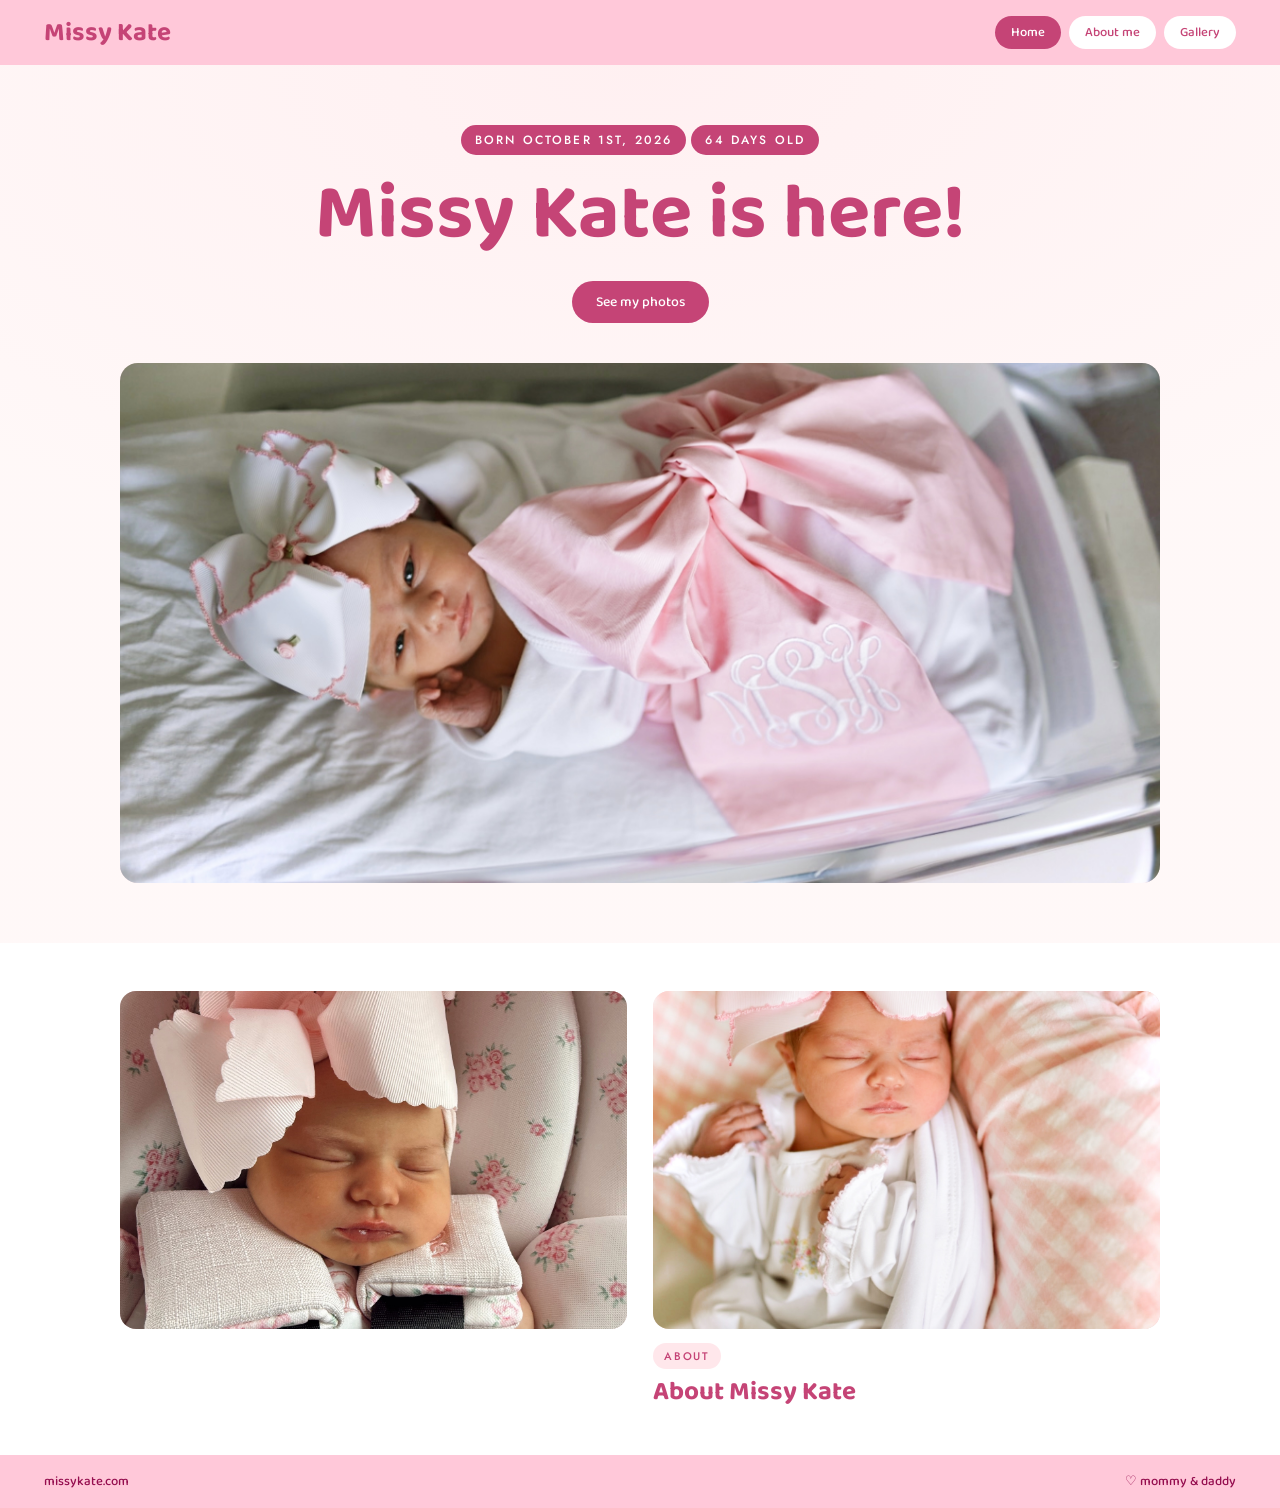
<file: index.html>
<!DOCTYPE html>
<html lang="en">
<head>
<meta charset="utf-8">
<meta name="viewport" content="width=device-width,initial-scale=1">
<title>Missy Kate</title>
<meta name="description" content="Photos, milestones and small daily news about Missy Kate.">
<meta name="robots" content="noindex">
<link rel="preconnect" href="https://fonts.googleapis.com">
<link rel="preconnect" href="https://fonts.gstatic.com" crossorigin>
<link href="https://fonts.googleapis.com/css2?family=Baloo+2:wght@500;700&family=Jost:wght@300;400;500&display=swap" rel="stylesheet">
<link rel="icon" type="image/png" sizes="32x32" href="favicon-32x32.png">
<link rel="icon" type="image/png" sizes="192x192" href="favicon-192x192.png">
<link rel="apple-touch-icon" href="apple-touch-icon.png">
<link rel="stylesheet" href="styles.css">
</head>
<body>
<header class="bar">
<a class="wordmark" href="index.html">Missy Kate</a>
<nav><ul class="nav">
<li><a href="index.html" aria-current="page">Home</a></li>
<li><a href="about.html">About me</a></li>
<li><a href="gallery.html">Gallery</a></li>
</ul></nav>
</header>

<section class="wash">
<div class="wrap center">
<p class="eyebrow">Born October 1st, 2026</p>
<p class="eyebrow" data-age-since="2026-10-01">newborn</p>
<h1 class="big">Missy Kate is here!</h1>
<div class="btns">
<a class="btn btn-solid" href="gallery.html">See my photos</a>
<!---<a class="btn btn-ghost" href="journal.html">Read the journal</a>--->
</div>
<div class="photo hero-photo lift has-img"><img src="photos/MSK.JPG"></div>
</div>
</section>

<section class="white">
<div class="wrap trio">
<a class="lift" href="gallery.html" style="color:inherit"><div class="photo " id="latest-photo"><span>photo</span></div>
<a class="lift" href="about.html" style="color:inherit"><div class="photo "><img src="photos/about.JPEG"></div><span class="tag">About</span><h3>About Missy Kate</h3></a>
</div>
</section>
<footer class="bar">
<span>missykate.com</span>
<span>&#9825; mommy &amp; daddy</span>
</footer>
<script src="age.js"></script>
<script src="photos/gallery-list.js"></script>
<script src="home.js"></script>
</body>
</html>
</file>
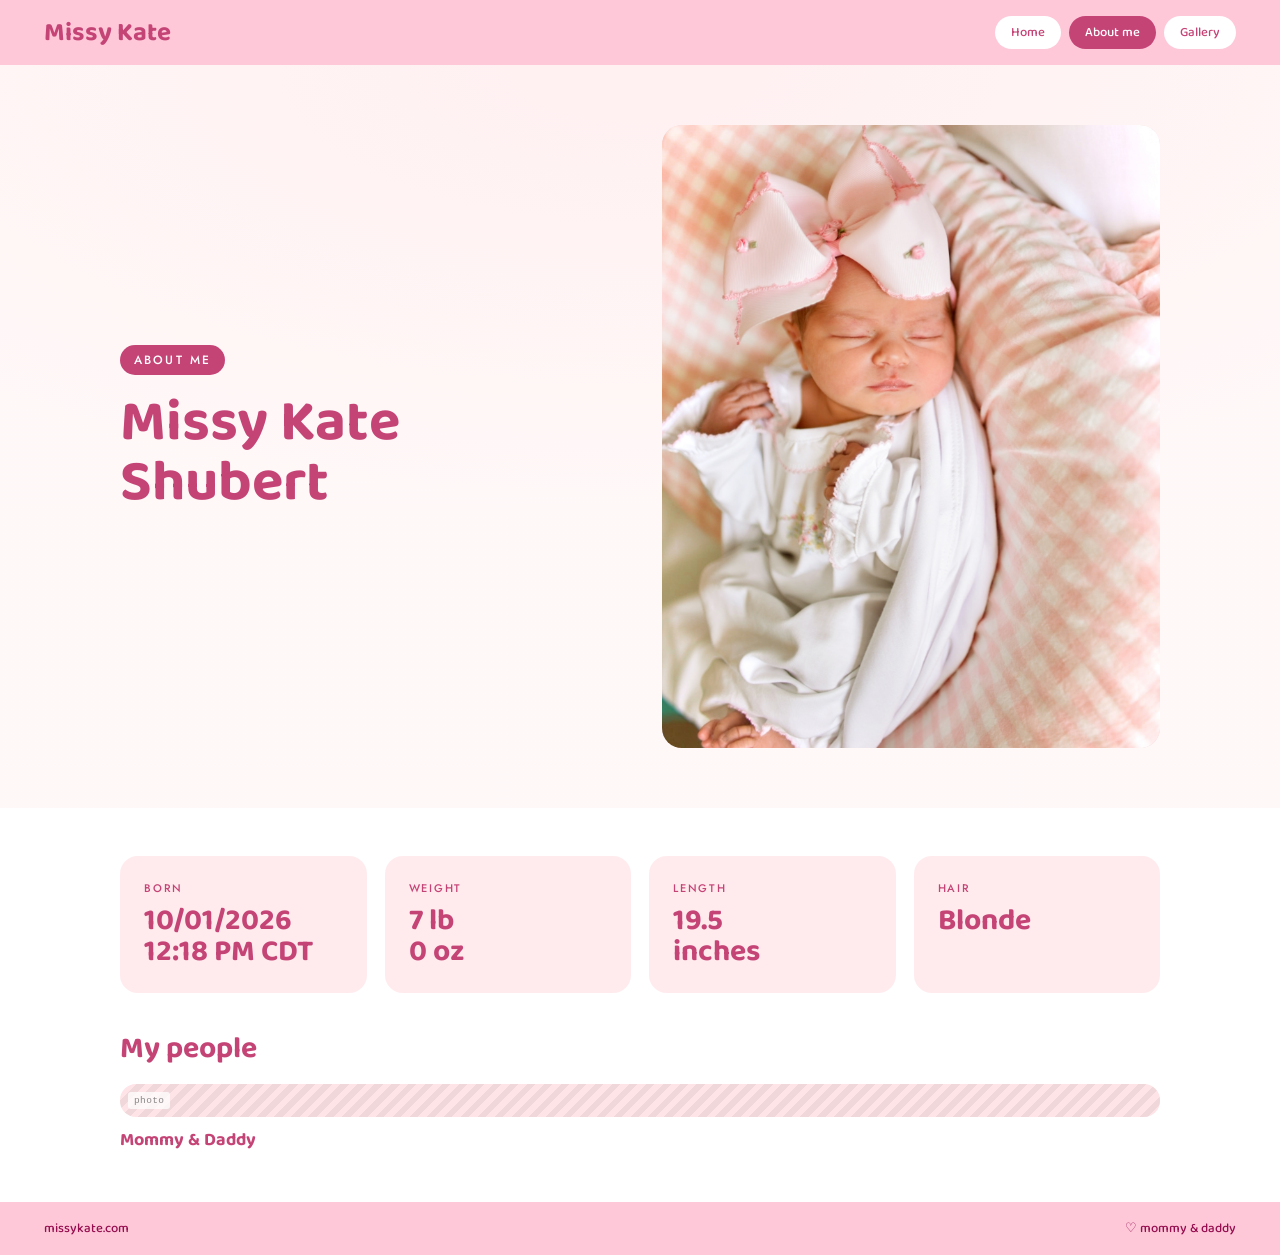
<file: about.html>
<!DOCTYPE html>
<html lang="en">
<head>
<meta charset="utf-8">
<meta name="viewport" content="width=device-width,initial-scale=1">
<title>About me &middot; Missy Kate</title>
<meta name="description" content="Who is Missy Kate?">
<meta name="robots" content="noindex">
<link rel="preconnect" href="https://fonts.googleapis.com">
<link rel="preconnect" href="https://fonts.gstatic.com" crossorigin>
<link href="https://fonts.googleapis.com/css2?family=Baloo+2:wght@500;700&family=Jost:wght@300;400;500&display=swap" rel="stylesheet">
<link rel="icon" type="image/png" sizes="32x32" href="favicon-32x32.png">
<link rel="icon" type="image/png" sizes="192x192" href="favicon-192x192.png">
<link rel="apple-touch-icon" href="apple-touch-icon.png">
<link rel="stylesheet" href="styles.css">
</head>
<body>
<header class="bar">
<a class="wordmark" href="index.html">Missy Kate</a>
<nav><ul class="nav">
<li><a href="index.html">Home</a></li>
<li><a href="about.html" aria-current="page">About me</a></li>
<li><a href="gallery.html">Gallery</a></li>
<!---<li><a href="journal.html">Journal</a></li>--->
</ul></nav>
</header>

<section class="wash">
<div class="wrap split">
<div>
<p class="eyebrow">about me</p>
<h1 class="page" style="margin-top:18px">Missy Kate Shubert</h1>
<p class="lede" style="margin-bottom:14px"></p>
<p class="lede"></p>
</div>
<div class="photo lift has-img"><img src="photos/about.JPEG"></div>
</div>
</section>

<section class="white">
<div class="wrap stack">
<dl class="stats" style="margin:0">
<div class="stat"><dt>Born</dt><dd>10/01/2026<br>12:18 PM CDT</dd></div>
<div class="stat"><dt>Weight</dt><dd>7 lb<br>0 oz</dd></div>
<div class="stat"><dt>Length</dt><dd>19.5<br>inches</dd></div>
<div class="stat"><dt>Hair</dt><dd>Blonde<br></dd></div>
</dl>
<div class="two">
<div>
<!---
<h2>Things I like</h2>
<ol class="likes">
<li><b>01</b>Being held, by anyone, at all times</li>
<li><b>02</b>Milk, urgently and often</li>
<li><b>03</b>The ceiling fan</li>
<li><b>04</b>Sleeping everywhere except the cot</li>
</ol>
</div> -->
<div>
<h2>My people</h2>
<div class="two" style="margin-top:18px;gap:16px">
<div><div class="photo lift"><span>photo</span></div><h3 style="margin-top:9px;font-size:18px">Mommy &amp; Daddy</h3></div>
<!---<div><div class="photo lift"><span>photo</span></div><h3 style="margin-top:9px;font-size:18px">Grandparents</h3></div> -->
</div>
</div>
</div>
</div>
</section>
<footer class="bar">
<span>missykate.com</span>
<span>&#9825; mommy &amp; daddy</span>
</footer>
</body>
</html>
</file>
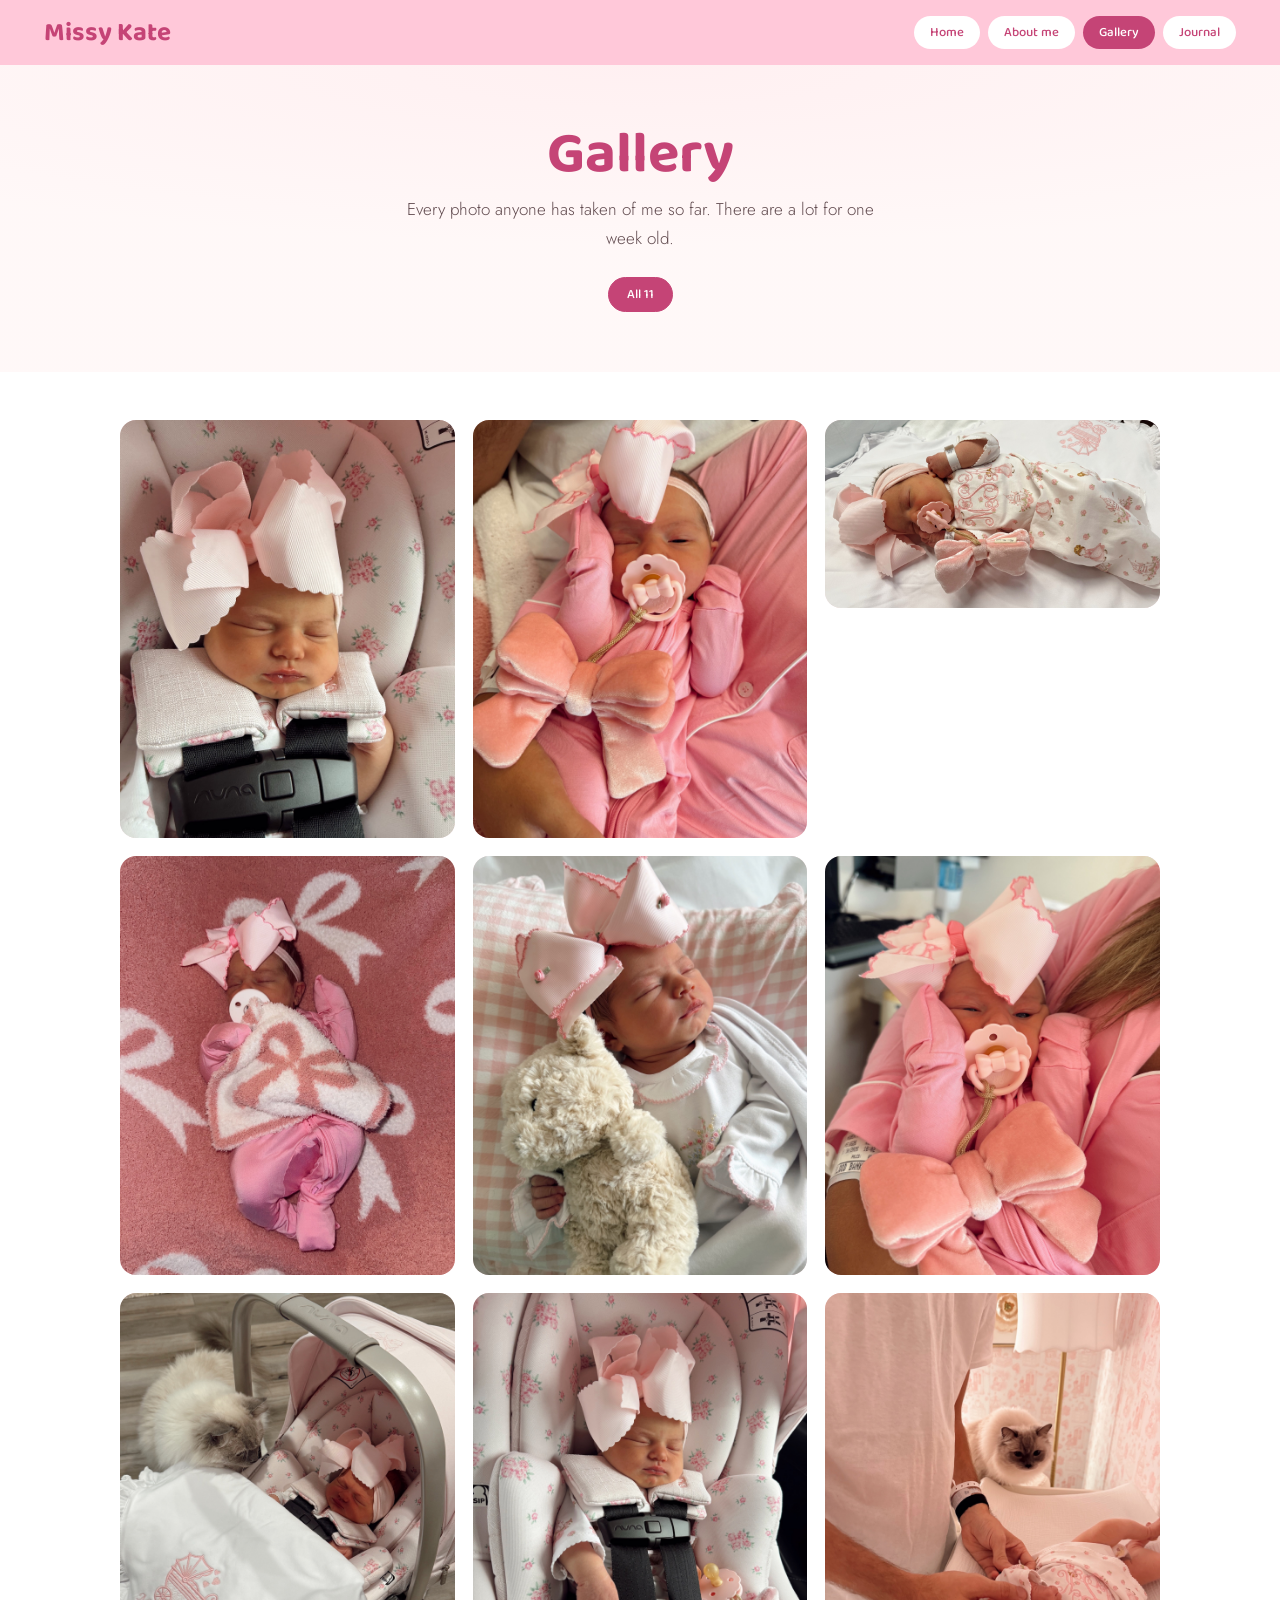
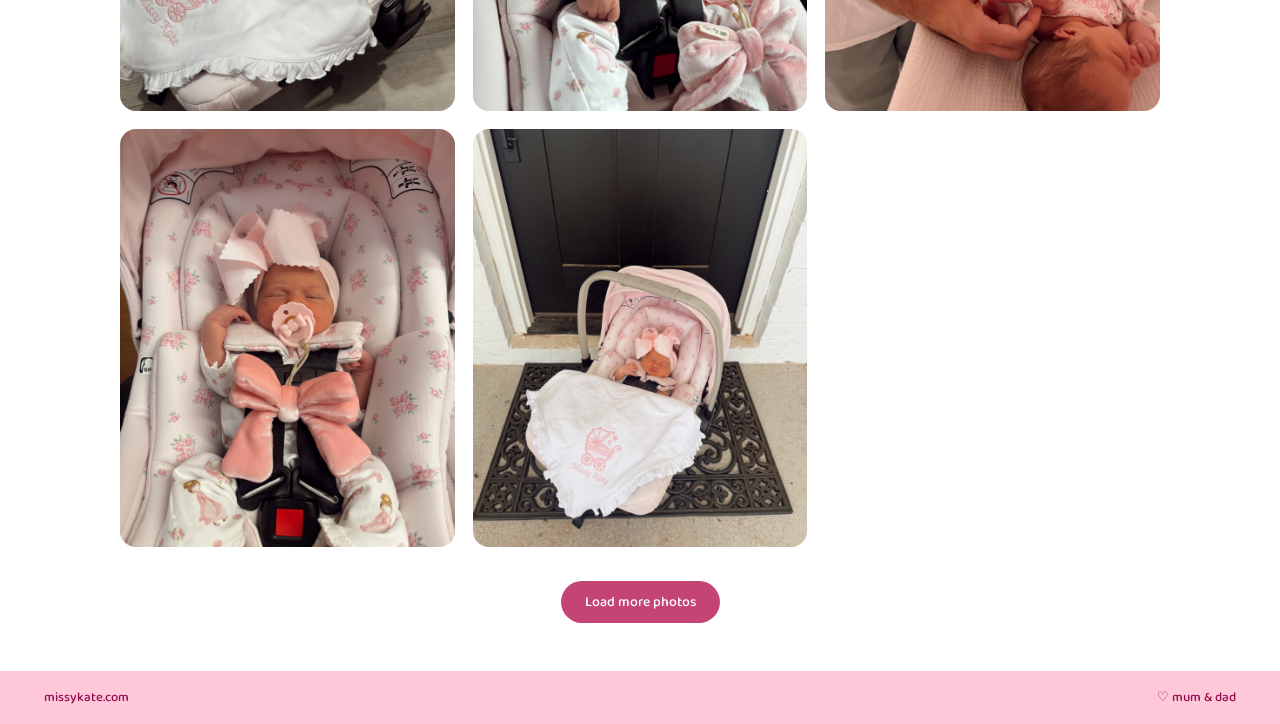
<file: gallery.html>
<!DOCTYPE html>
<html lang="en">
<head>
<meta charset="utf-8">
<meta name="viewport" content="width=device-width,initial-scale=1">
<title>Gallery &middot; Missy Kate</title>
<meta name="description" content="Photos of Missy Kate.">
<meta name="robots" content="noindex">
<link rel="preconnect" href="https://fonts.googleapis.com">
<link rel="preconnect" href="https://fonts.gstatic.com" crossorigin>
<link href="https://fonts.googleapis.com/css2?family=Baloo+2:wght@500;700&family=Jost:wght@300;400;500&display=swap" rel="stylesheet">
<link rel="icon" type="image/png" sizes="32x32" href="favicon-32.png">
<link rel="icon" type="image/png" sizes="192x192" href="favicon-192.png">
<link rel="apple-touch-icon" href="apple-touch-icon.png">
<link rel="stylesheet" href="styles.css">
</head>
<body>
<header class="bar">
<a class="wordmark" href="index.html">Missy Kate</a>
<nav><ul class="nav">
<li><a href="index.html">Home</a></li>
<li><a href="about.html">About me</a></li>
<li><a href="gallery.html" aria-current="page">Gallery</a></li>
<li><a href="journal.html">Journal</a></li>
</ul></nav>
</header>

<section class="wash">
<div class="wrap center">
<h1 class="page">Gallery</h1>
<p class="lede">Every photo anyone has taken of me so far. There are a lot for one week old.</p>
<div class="chips" id="albums">
<span class="chip" aria-current="true">All</span>
<span class="chip">Day one</span>
<span class="chip">Coming home</span>
<span class="chip">Family</span>
<span class="chip">Naps</span>
</div>
</div>
</section>

<section class="white">
<div class="wrap">
<div class="gal" id="gallery">
<div class="photo tall lift"><span>photo &mdash; portrait</span></div>
<div class="photo  lift"><span>photo</span></div>
<div class="photo  lift"><span>photo</span></div>
<div class="photo wide lift"><span>photo &mdash; wide</span></div>
<div class="photo  lift"><span>photo</span></div>
<div class="photo  lift"><span>photo</span></div>
<div class="photo tall lift"><span>photo &mdash; portrait</span></div>
<div class="photo  lift"><span>photo</span></div>
<div class="photo  lift"><span>photo</span></div>
</div>
<div class="btns center" style="justify-content:center;margin-top:34px">
<a class="btn btn-solid" href="#">Load more photos</a>
</div>
</div>
</section>
<footer class="bar">
<span>missykate.com</span>
<span>&#9825; mum &amp; dad</span>
</footer>
<script src="photos/gallery-list.js"></script>
<script src="gallery.js"></script>
</body>
</html>
</file>
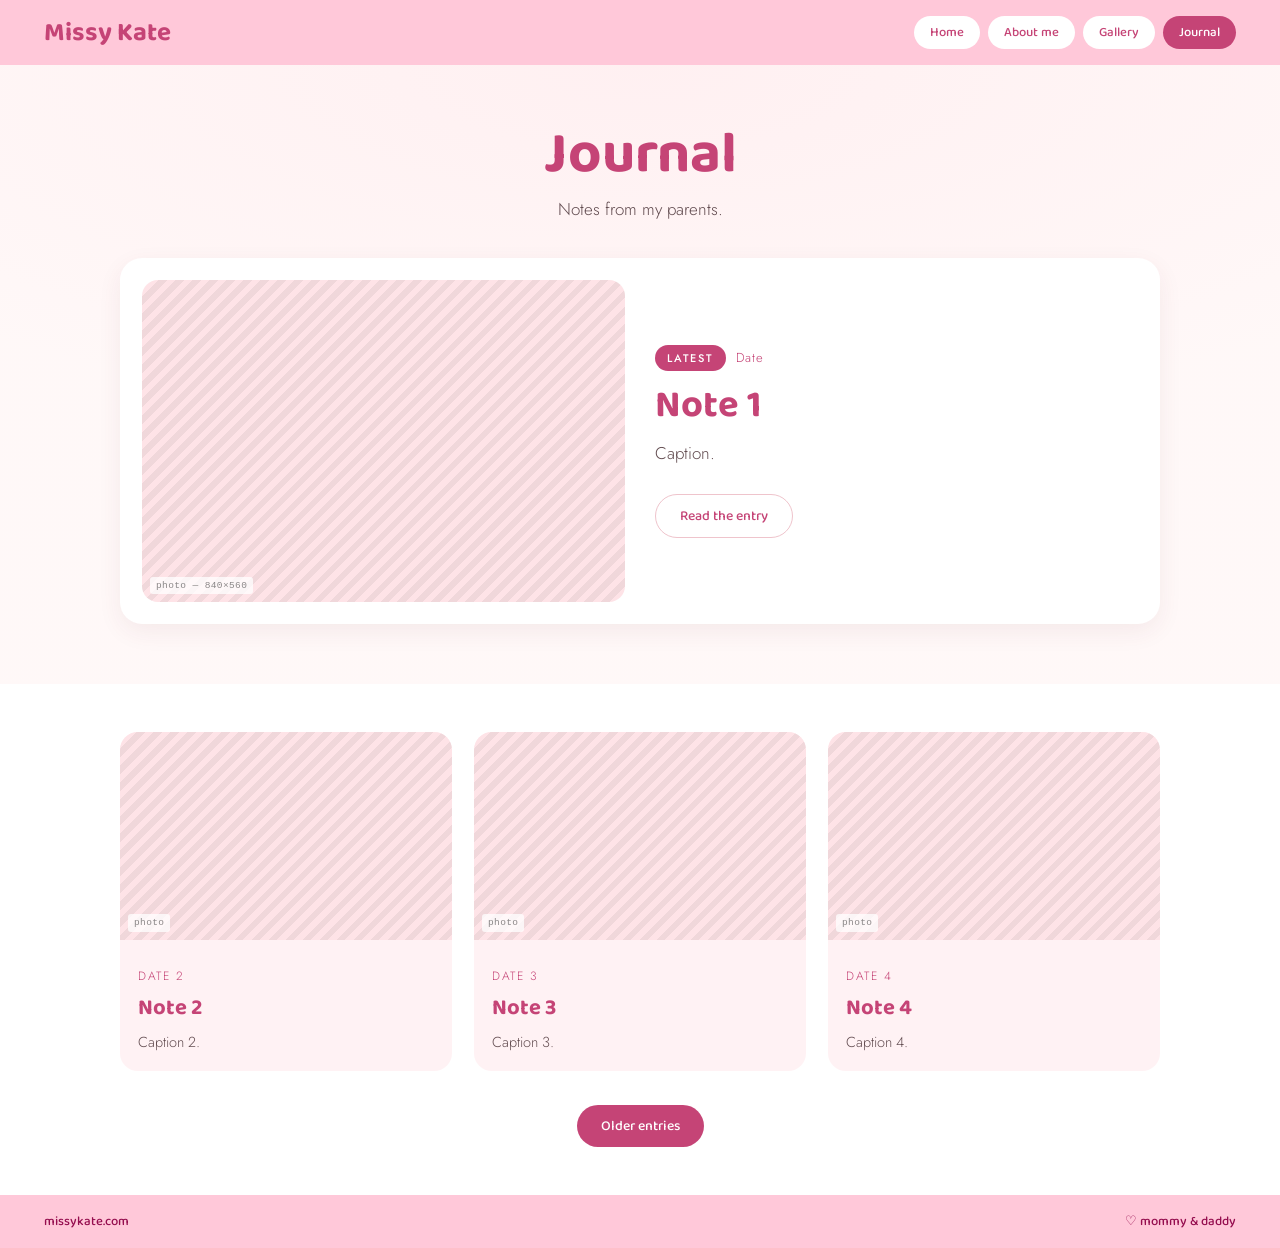
<file: journal.html>
<!DOCTYPE html>
<html lang="en">
<head>
<meta charset="utf-8">
<meta name="viewport" content="width=device-width,initial-scale=1">
<title>Journal &middot; Missy Kate</title>
<meta name="description" content="Journal entries about Missy Kate.">
<meta name="robots" content="noindex">
<link rel="preconnect" href="https://fonts.googleapis.com">
<link rel="preconnect" href="https://fonts.gstatic.com" crossorigin>
<link href="https://fonts.googleapis.com/css2?family=Baloo+2:wght@500;700&family=Jost:wght@300;400;500&display=swap" rel="stylesheet">
<link rel="icon" type="image/png" sizes="32x32" href="favicon-32x32.png">
<link rel="icon" type="image/png" sizes="192x192" href="favicon-192x192.png">
<link rel="apple-touch-icon" href="apple-touch-icon.png">
<link rel="stylesheet" href="styles.css">
</head>
<body>
<header class="bar">
<a class="wordmark" href="index.html">Missy Kate</a>
<nav><ul class="nav">
<li><a href="index.html">Home</a></li>
<li><a href="about.html">About me</a></li>
<li><a href="gallery.html">Gallery</a></li>
<li><a href="journal.html" aria-current="page">Journal</a></li>
</ul></nav>
</header>

<section class="wash">
<div class="wrap">
<div class="center" style="margin-bottom:34px">
<h1 class="page">Journal</h1>
<p class="lede">Notes from my parents.</p>
</div>
<div class="feature lift">
<div class="photo "><span>photo &mdash; 840&times;560</span></div>
<div>
<p class="meta"><span class="pill">Latest</span><span>Date</span></p>
<h2>Note 1</h2>
<p class="lede">Caption.</p>
<div class="btns"><a class="btn btn-ghost" href="samplejournalentry.html">Read the entry</a></div>
</div>
</div>
</div>
</section>

<section class="white">
<div class="wrap">
<div class="entries">
<a class="entry lift" href="samplejournalentry.html"><div class="photo "><span>photo</span></div><div class="txt"><p class="date">Date 2</p><h3>Note 2</h3><p>Caption 2.</p></div></a>
<a class="entry lift" href="samplejournalentry.html"><div class="photo "><span>photo</span></div><div class="txt"><p class="date">Date 3</p><h3>Note 3</h3><p>Caption 3.</p></div></a>
<a class="entry lift" href="samplejournalentry.html"><div class="photo "><span>photo</span></div><div class="txt"><p class="date">Date 4</p><h3>Note 4</h3><p>Caption 4.</p></div></a>
</div>
<div class="btns" style="justify-content:center;margin-top:34px"><a class="btn btn-solid" href="#">Older entries</a></div>
</div>
</section>
<footer class="bar">
<span>missykate.com</span>
<span>&#9825; mommy &amp; daddy</span>
</footer>
</body>
</html>
</file>
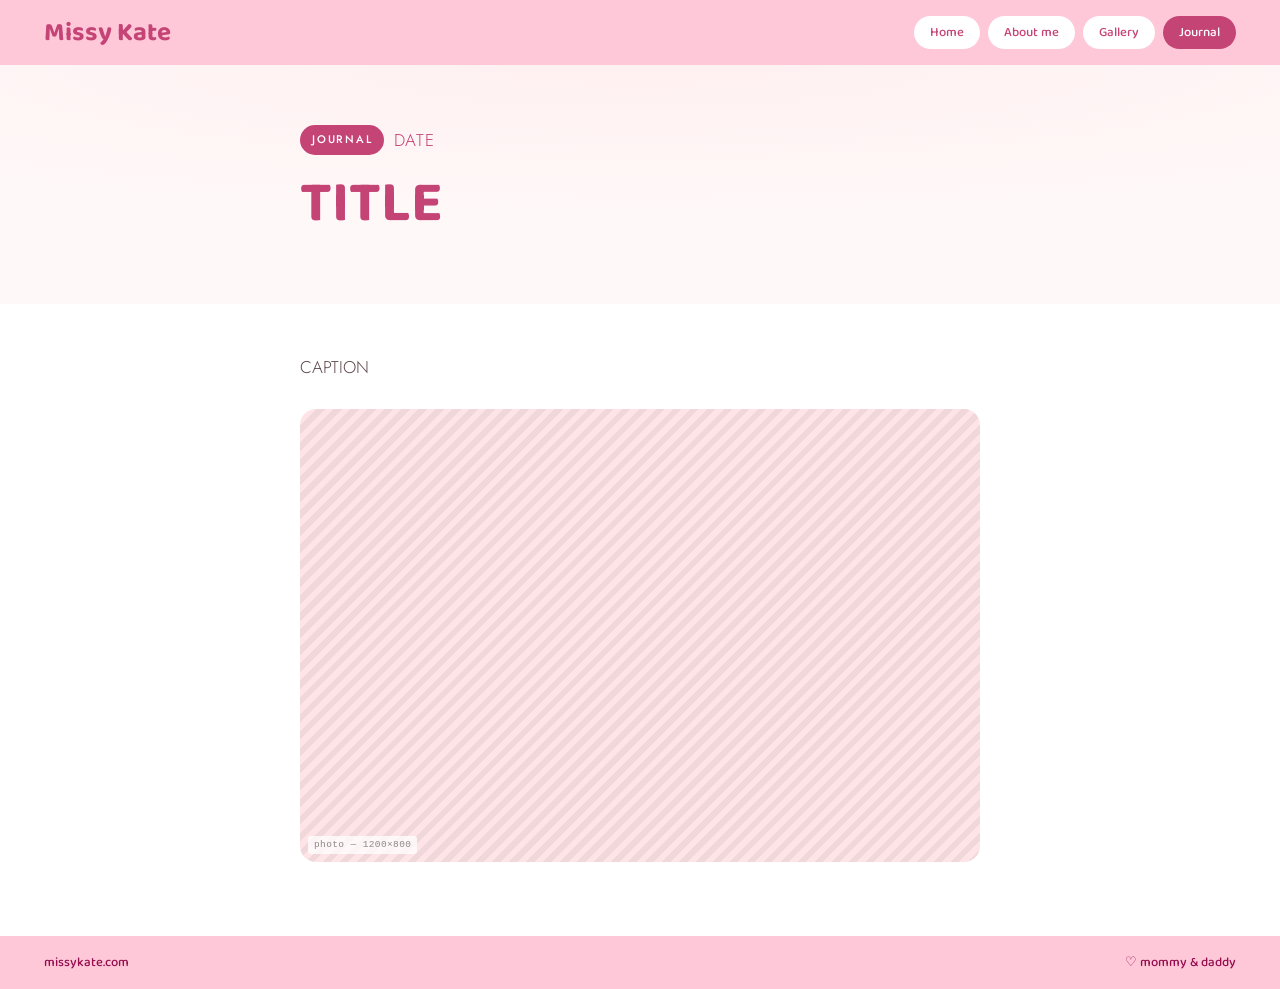
<file: samplejournalentry.html>
<!DOCTYPE html>
<html lang="en">
<head>
<meta charset="utf-8">
<meta name="viewport" content="width=device-width,initial-scale=1">
<title>The first night home &middot; NAME</title>
<meta name="description" content="A sample journal entry about NAME's first night at home.">
<meta name="robots" content="noindex">
<link rel="preconnect" href="https://fonts.googleapis.com">
<link rel="preconnect" href="https://fonts.gstatic.com" crossorigin>
<link href="https://fonts.googleapis.com/css2?family=Baloo+2:wght@500;700&family=Jost:wght@300;400;500&display=swap" rel="stylesheet">
<link rel="icon" type="image/png" sizes="32x32" href="favicon-32x32.png">
<link rel="icon" type="image/png" sizes="192x192" href="favicon-192x192.png">
<link rel="apple-touch-icon" href="apple-touch-icon.png">
<link rel="stylesheet" href="styles.css">
</head>
<body>
<header class="bar">
<a class="wordmark" href="index.html">Missy Kate</a>
<nav><ul class="nav">
<li><a href="index.html">Home</a></li>
<li><a href="about.html">About me</a></li>
<li><a href="gallery.html">Gallery</a></li>
<li><a href="journal.html" aria-current="page">Journal</a></li>
</ul></nav>
</header>

<section class="wash">
<article class="post">
<p class="meta"><span class="pill">Journal</span><span>DATE</span></p>
<h1 class="page" style="margin-top:14px">TITLE</h1>
</article>
</section>

<section class="white">
<article class="post">
<p>CAPTION</p>
<div class="photo "><span>photo &mdash; 1200&times;800</span></div>
<!--<p>Everyone says the days go quickly. Nobody warns you about the nights.</p>
<blockquote>6 lb 14 oz. A full head of dark hair. A grip like she means it.</blockquote>
<p>Replace this text with the real entry. Each new entry is a copy of this file with a new name, plus a card added to journal.html.</p>
<div class="btns"><a class="btn btn-ghost" href="journal.html">Back to the journal</a></div>-->
</article>
</section>
<footer class="bar">
<span>missykate.com</span>
<span>&#9825; mommy &amp; daddy</span>
</footer>
</body>
</html>
</file>
<file: styles.css>
:root{
  --pink:oklch(.89 .07 0);
  --berry:oklch(.58 .17 0);
  --ink:oklch(.58 .17 0);
  --body:oklch(.44 .03 6);
  --muted:oklch(.58 .17 0);
  --wash:oklch(.97 .02 12);
  --paper:oklch(.985 .008 20);
  --line:oklch(.93 .015 6);
  --card:oklch(.96 .028 8);
  --pad:clamp(20px,5vw,44px);
}
*{box-sizing:border-box}
html{-webkit-text-size-adjust:100%}
body{margin:0;background:var(--paper);color:var(--body);font-family:Jost,system-ui,-apple-system,sans-serif;font-weight:300}
img{display:block;max-width:100%;height:auto}
a{color:var(--berry);text-decoration:none}
a:hover{color:oklch(.45 .16 0)}
h1,h2,h3{font-family:'Baloo 2',system-ui,sans-serif;font-weight:700;color:var(--ink);margin:0}
p{margin:0;text-wrap:pretty}

/* chrome */
.bar{background:var(--pink);padding:16px var(--pad);display:flex;flex-wrap:wrap;gap:14px;align-items:center;justify-content:space-between}
.wordmark{font-family:'Baloo 2',sans-serif;font-weight:700;font-size:clamp(20px,3.4vw,26px);line-height:1;color:var(--berry)}
.nav{display:flex;flex-wrap:wrap;gap:8px;list-style:none;margin:0;padding:0}
.nav a{display:block;font-family:'Baloo 2',sans-serif;font-weight:500;font-size:13px;line-height:1;color:var(--berry);background:#fff;padding:10px 16px;border-radius:999px;transition:background .25s}
.nav a:hover{background:#fff;color:var(--ink)}
.nav a[aria-current=page]{background:var(--berry);color:#fff}
footer.bar{color:oklch(.44 .17 0);font-family:'Baloo 2',sans-serif;font-weight:500;font-size:13px;margin-top:0}
footer.bar a{color:oklch(.44 .17 0);text-decoration:underline}

/* sections */
.wash{background:radial-gradient(120% 90% at 50% 0%,var(--wash) 0%,var(--paper) 65%);padding:clamp(32px,6vw,60px) var(--pad)}
.white{background:#fff;padding:clamp(32px,6vw,48px) var(--pad)}
.wrap{max-width:1040px;margin:0 auto}
.center{text-align:center}
.eyebrow{display:inline-block;font-size:12px;font-weight:500;letter-spacing:.18em;text-transform:uppercase;color:#fff;background:var(--berry);padding:6px 14px;border-radius:999px}
h1.big{font-size:clamp(38px,7vw,78px);line-height:1.02;margin:20px 0 12px;color:var(--berry)}
h1.page{font-size:clamp(34px,6vw,58px);line-height:1.04;margin:0 0 10px}
h2{font-size:clamp(24px,3.4vw,30px);line-height:1.1}
.lede{max-width:520px;font-size:clamp(15px,1.7vw,17px);line-height:1.7;color:var(--body)}
.center .lede{margin-inline:auto}

/* buttons */
.btns{display:flex;flex-wrap:wrap;gap:12px;margin-top:26px}
.center .btns{justify-content:center}
.btn{display:inline-block;font-family:'Baloo 2',sans-serif;font-weight:500;font-size:14px;line-height:1;padding:14px 24px;border-radius:999px;transition:transform .3s cubic-bezier(.2,.8,.2,1),box-shadow .3s}
.btn:hover{transform:translateY(-3px);box-shadow:0 10px 22px rgba(120,40,60,.16)}
.btn-solid{background:var(--berry);color:#fff}
.btn-solid:hover{color:#fff}
.btn-ghost{background:#fff;color:var(--berry);border:1.5px solid oklch(.86 .05 6)}

/* chips */
.chips{display:flex;flex-wrap:wrap;gap:10px;margin-top:24px}
.center .chips{justify-content:center}
.chip{font-family:'Baloo 2',sans-serif;font-weight:500;font-size:13px;line-height:1;padding:10px 18px;border-radius:999px;background:#fff;color:var(--berry);border:1.5px solid oklch(.88 .05 6)}
.chip[aria-current=true]{background:var(--berry);color:#fff;border-color:var(--berry)}

/* photo slots */
.photo{position:relative;overflow:hidden;border-radius:16px;background-color:oklch(.94 .03 8);background-image:repeating-linear-gradient(135deg,rgba(0,0,0,.055) 0 6px,transparent 6px 12px);display:flex;align-items:flex-end}
.photo span{font:500 9.5px/1.2 ui-monospace,Menlo,monospace;letter-spacing:.04em;color:rgba(0,0,0,.45);background:rgba(255,255,255,.75);padding:3px 6px;margin:8px;border-radius:3px}
.photo img{position:absolute;inset:0;width:100%;height:100%;object-fit:cover}
.photo.has-img span{display:none}
.hero-photo{margin-top:clamp(24px,4vw,40px);aspect-ratio:2/1;border-radius:18px}
.lift{transition:transform .35s cubic-bezier(.2,.8,.2,1),box-shadow .35s}
.lift:hover{transform:translateY(-5px);box-shadow:0 14px 30px rgba(120,40,60,.16)}

/* grids */
.trio{display:grid;grid-template-columns:repeat(auto-fit,minmax(240px,1fr));gap:26px}
.trio .photo{aspect-ratio:3/2}
.tag{display:inline-block;margin-top:14px;font-size:11px;font-weight:500;letter-spacing:.16em;text-transform:uppercase;color:var(--muted);background:oklch(.95 .03 8);padding:5px 11px;border-radius:999px}
.trio h3{margin-top:9px;font-size:clamp(20px,2.4vw,26px);line-height:1.15}

.gal{display:grid;grid-template-columns:repeat(auto-fit,minmax(min(100%,260px),1fr));gap:18px}
.gal .photo{aspect-ratio:1}
.gal .tall{aspect-ratio:4/5}
.gal .wide{aspect-ratio:16/9}

.stats{display:grid;grid-template-columns:repeat(auto-fit,minmax(150px,1fr));gap:18px}
.stat{background:var(--card);border-radius:18px;padding:24px}
.stat dt{font-size:11px;font-weight:500;letter-spacing:.16em;text-transform:uppercase;color:var(--muted)}
.stat dd{margin:10px 0 0;font-family:'Baloo 2',sans-serif;font-weight:700;font-size:clamp(24px,3vw,30px);line-height:1.05;color:var(--ink)}

.two{display:grid;grid-template-columns:repeat(auto-fit,minmax(min(100%,300px),1fr));gap:clamp(28px,4vw,44px)}
.split{display:grid;grid-template-columns:repeat(auto-fit,minmax(min(100%,300px),1fr));gap:clamp(28px,4vw,44px);align-items:center}
.split .photo{aspect-ratio:4/5;border-radius:20px}

.likes{list-style:none;margin:18px 0 0;padding:0}
.likes li{display:flex;gap:14px;padding:13px 0;border-top:1px solid var(--line);font-size:16px;line-height:1.4}
.likes li:last-child{border-bottom:1px solid var(--line)}
.likes b{flex:none;width:26px;font-family:Jost,sans-serif;font-weight:500;font-size:13px;color:var(--berry)}

/* journal */
.feature{display:grid;grid-template-columns:repeat(auto-fit,minmax(min(100%,340px),1fr));gap:clamp(20px,3vw,30px);background:#fff;border-radius:22px;padding:clamp(16px,2.2vw,22px);box-shadow:0 8px 24px rgba(120,40,60,.07);align-items:center}
.feature .photo{aspect-ratio:3/2}
.meta{display:flex;flex-wrap:wrap;gap:10px;align-items:center;font-size:13px;letter-spacing:.06em;color:var(--berry)}
.pill{font-size:11px;font-weight:500;letter-spacing:.16em;text-transform:uppercase;color:#fff;background:var(--berry);padding:5px 12px;border-radius:999px}
.feature h2{margin:14px 0 12px;font-size:clamp(26px,4vw,38px);line-height:1.1}
.entries{display:grid;grid-template-columns:repeat(auto-fit,minmax(min(100%,280px),1fr));gap:22px}
.entry{background:oklch(.975 .018 8);border-radius:18px;overflow:hidden;display:block;color:inherit}
.entry .photo{border-radius:0;aspect-ratio:16/10}
.entry .txt{padding:18px}
.entry .date{font-size:12px;letter-spacing:.14em;text-transform:uppercase;color:var(--berry)}
.entry h3{margin:9px 0 0;font-size:22px;line-height:1.2}
.entry p{margin-top:9px;font-size:14.5px;line-height:1.6}
.stack{display:flex;flex-direction:column;gap:clamp(24px,4vw,40px)}
.rule{display:flex;align-items:center;gap:14px;margin-bottom:18px}
.rule span{font-size:12px;font-weight:500;letter-spacing:.24em;text-transform:uppercase;color:var(--berry)}
.rule i{flex:1;height:1px;background:var(--line)}
article.post{max-width:680px;margin:0 auto}
article.post p{font-size:clamp(16px,1.8vw,17px);line-height:1.8;margin-bottom:18px}
article.post .photo{aspect-ratio:3/2;margin:26px 0}
blockquote{margin:26px 0;padding-left:18px;border-left:2px solid var(--pink);font-size:16px;line-height:1.7;color:var(--body)}
.skip{position:absolute;left:-9999px}
.skip:focus{position:static;display:inline-block;padding:8px}
@media (prefers-reduced-motion:reduce){*{transition:none!important;animation:none!important}}
button.chip{cursor:pointer;transition:transform .25s}
button.chip:hover{transform:translateY(-2px)}
</file>
